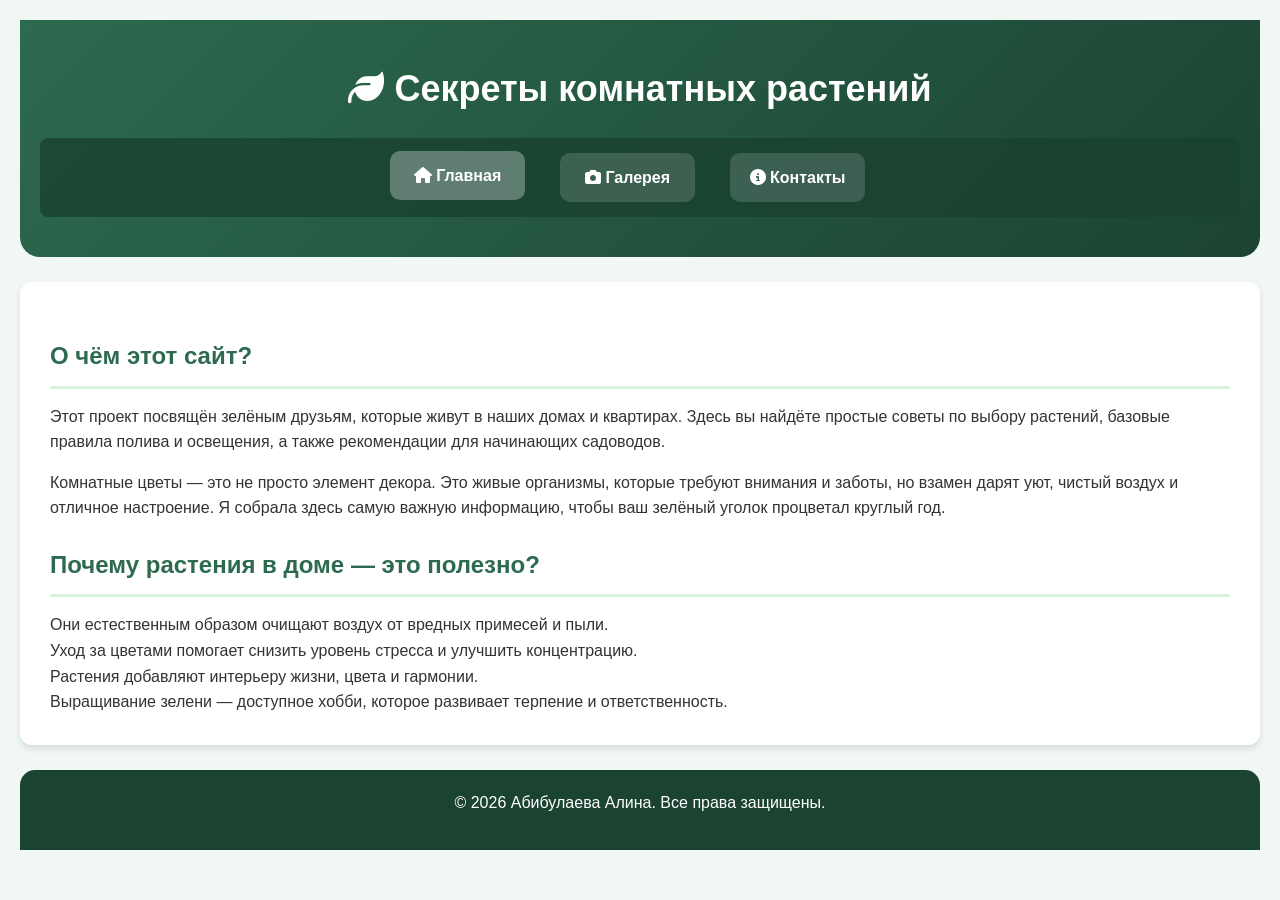
<file: IP_AbibulaevaAlina_1ИП-1/index.html>
<!doctype html>
<html lang="ru">
  <head>
    <meta charset="UTF-8" />
    <meta name="viewport" content="width=device-width, initial-scale=1.0" />
    <title>Секреты комнатных растений</title>
    <link rel="stylesheet" href="style.css" />
    <link
      rel="stylesheet"
      href="https://cdnjs.cloudflare.com/ajax/libs/font-awesome/6.4.0/css/all.min.css"
    />
  </head>
  <body>
    <header class="gallery-header">
      <h1><i class="fas fa-leaf"></i> Секреты комнатных растений</h1>
      <nav class="main-nav">
        <ul class="nav-grid">
          <li><a href="index.html" class="nav-link active"><i class="fas fa-home"></i> Главная</a></li>
          <li><a href="gallery.html" class="nav-link"><i class="fas fa-camera"></i> Галерея</a></li>
          <li><a href="contacts.html" class="nav-link"><i class="fas fa-info-circle"></i> Контакты</a></li>
        </ul>
      </nav>
    </header>
    <main>
      <section>
        <h2>О чём этот сайт?</h2>
        <p>
          Этот проект посвящён зелёным друзьям, которые живут в наших домах и
          квартирах. Здесь вы найдёте простые советы по выбору растений, базовые
          правила полива и освещения, а также рекомендации для начинающих
          садоводов.
        </p>
        <p>
          Комнатные цветы — это не просто элемент декора. Это живые организмы,
          которые требуют внимания и заботы, но взамен дарят уют, чистый воздух
          и отличное настроение. Я собрала здесь самую важную информацию, чтобы
          ваш зелёный уголок процветал круглый год.
        </p>
        <h2>Почему растения в доме — это полезно?</h2>
        <ul>
          <li>
            Они естественным образом очищают воздух от вредных примесей и пыли.
          </li>
          <li>
            Уход за цветами помогает снизить уровень стресса и улучшить
            концентрацию.
          </li>
          <li>Растения добавляют интерьеру жизни, цвета и гармонии.</li>
          <li>
            Выращивание зелени — доступное хобби, которое развивает терпение и
            ответственность.
          </li>
        </ul>
      </section>
    </main>
    <footer>
        <p>&copy; <span id="current-year">2026</span> Абибулаева Алина. Все права защищены.</p>
    </footer>
  </body>
</html>
</file>
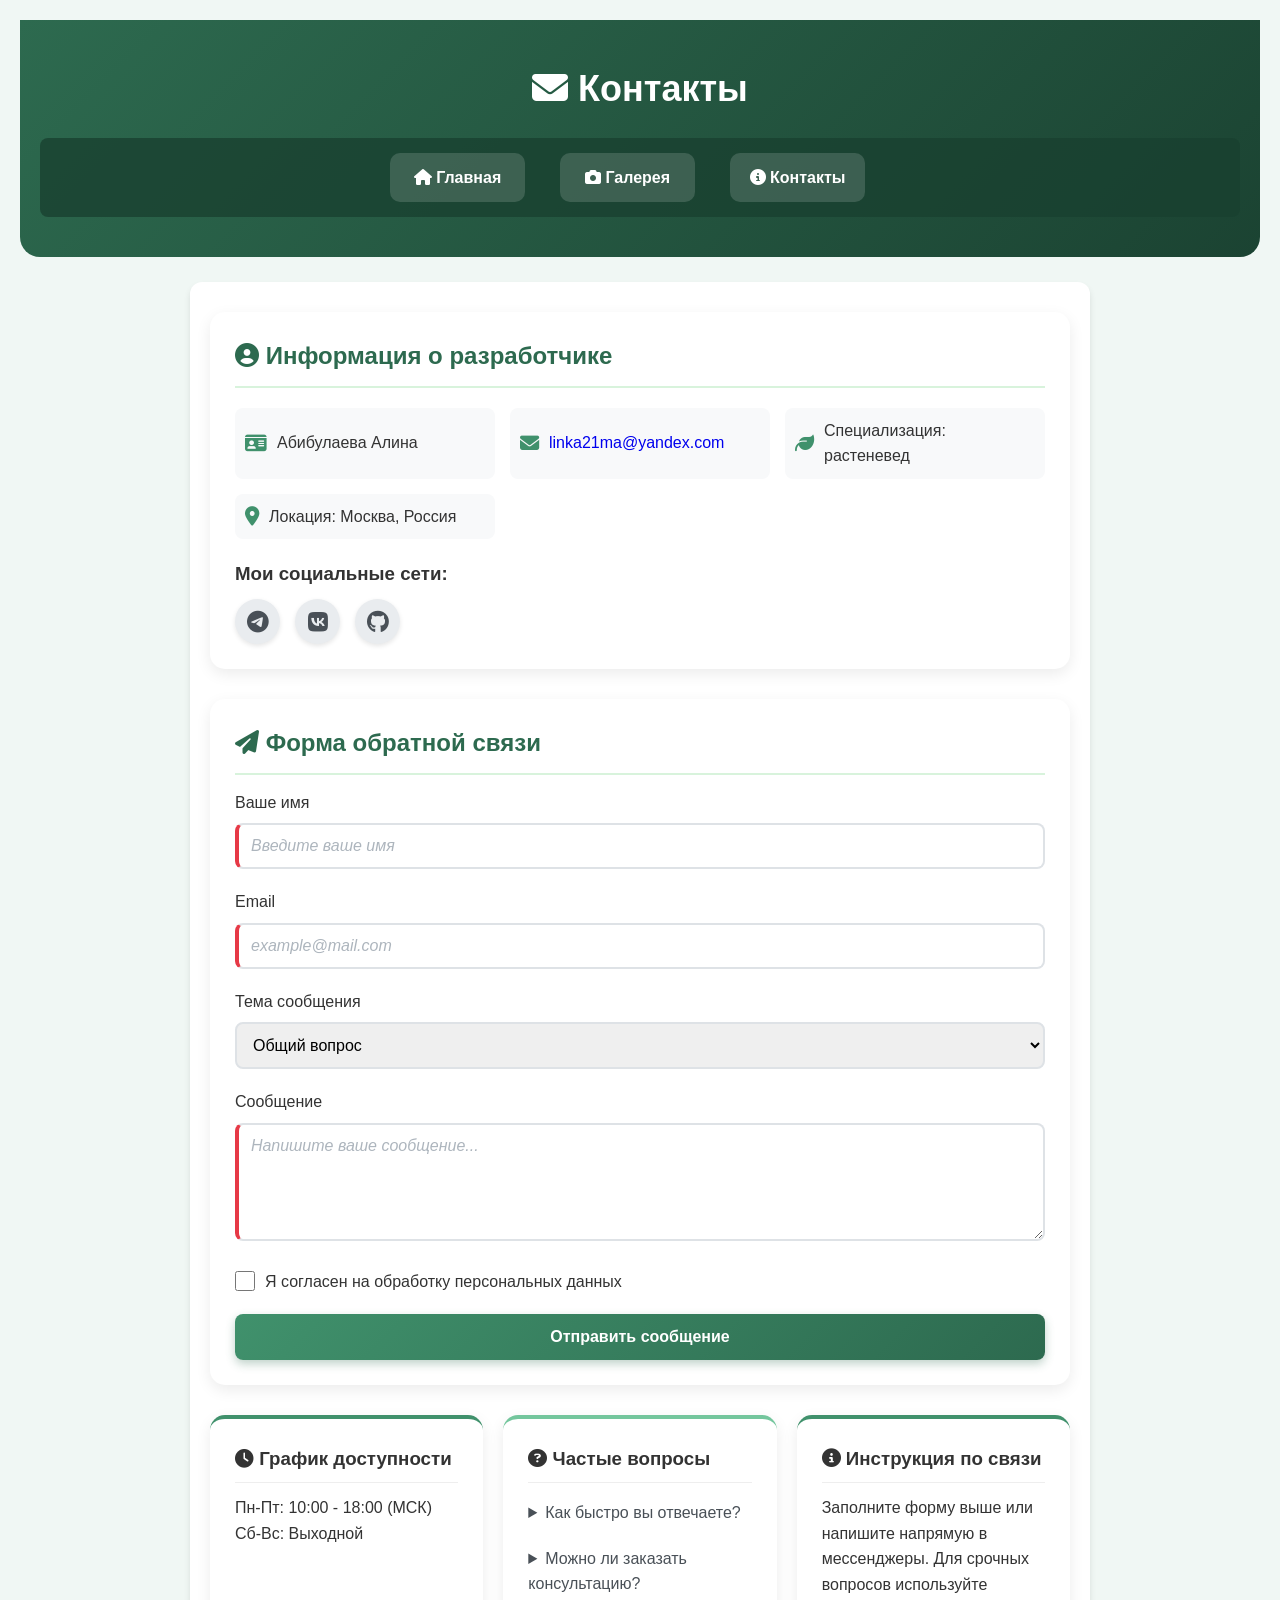
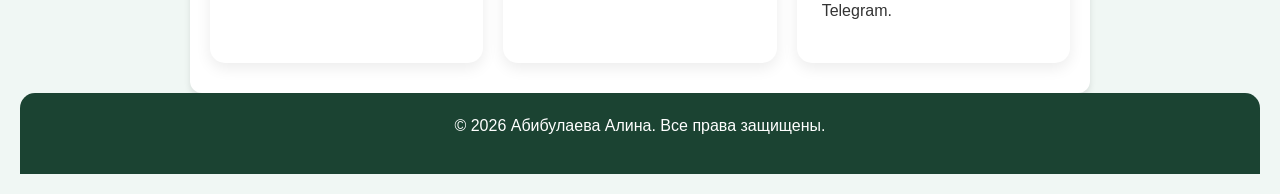
<file: IP_AbibulaevaAlina_1ИП-1/contacts.html>
<!DOCTYPE html>
<html lang="ru">
<head>
    <meta charset="UTF-8">
    <meta name="viewport" content="width=device-width, initial-scale=1.0">
    <title>Контакты - Секреты комнатных растений</title>
    <link rel="stylesheet" href="style.css">
    <link rel="stylesheet" href="https://cdnjs.cloudflare.com/ajax/libs/font-awesome/6.4.0/css/all.min.css">
</head>
<body>
    <header class="gallery-header">
        <h1><i class="fas fa-envelope"></i> Контакты</h1>
        <nav class="main-nav">
            <ul class="nav-grid">
                <li><a href="index.html" class="nav-link"><i class="fas fa-home"></i> Главная</a></li>
                <li><a href="gallery.html" class="nav-link"><i class="fas fa-camera"></i> Галерея</a></li>
                <li><a href="contacts.html" class="nav-link"><i class="fas fa-info-circle"></i> Контакты</a></li>
            </ul>
        </nav>
    </header>

    <main class="contacts-container">
        <section class="info-card">
            <h2><i class="fas fa-user-circle"></i> Информация о разработчике</h2>
            <div class="card-grid">
                <div class="info-item"><i class="fas fa-id-card"></i><span>Абибулаева Алина</span></div>
                <div class="info-item"><i class="fas fa-envelope"></i><span><a href="mailto:linka21ma@yandex.com">linka21ma@yandex.com</a></span></div>
                <div class="info-item"><i class="fas fa-leaf"></i><span>Специализация: растеневед</span></div>
                <div class="info-item"><i class="fas fa-map-marker-alt"></i><span>Локация: Москва, Россия</span></div>
            </div>
            <div class="social-links">
                <h3>Мои социальные сети:</h3>
                <div class="social-icons">
                    <a href="#" class="social-btn" aria-label="Telegram"><i class="fab fa-telegram"></i></a>
                    <a href="#" class="social-btn" aria-label="VK"><i class="fab fa-vk"></i></a>
                    <a href="#" class="social-btn" aria-label="GitHub"><i class="fab fa-github"></i></a>
                </div>
            </div>
        </section>

        <section class="feedback-form">
            <h2><i class="fas fa-paper-plane"></i> Форма обратной связи</h2>
            <form id="contactForm" action="#" method="POST">
                <div class="form-group">
                    <label for="name">Ваше имя</label>
                    <input type="text" id="name" name="name" required placeholder="Введите ваше имя">
                </div>
                <div class="form-group">
                    <label for="email">Email</label>
                    <input type="email" id="email" name="email" required placeholder="example@mail.com">
                </div>
                <div class="form-group">
                    <label for="subject">Тема сообщения</label>
                    <select id="subject" name="subject">
                        <option value="general">Общий вопрос</option>
                        <option value="collab">Сотрудничество</option>
                        <option value="bug">Сообщить об ошибке</option>
                        <option value="other">Другое</option>
                    </select>
                </div>
                <div class="form-group">
                    <label for="message">Сообщение</label>
                    <textarea id="message" name="message" rows="5" required placeholder="Напишите ваше сообщение..."></textarea>
                </div>
                <div class="form-group checkbox-group">
                    <input type="checkbox" id="consent" name="consent" required>
                    <label for="consent">Я согласен на обработку персональных данных</label>
                </div>
                <button type="submit" class="submit-btn">Отправить сообщение</button>
            </form>
        </section>

        <aside class="extra-info">
            <div class="info-block schedule">
                <h3><i class="fas fa-clock"></i> График доступности</h3>
                <p>Пн-Пт: 10:00 - 18:00 (МСК)<br>Сб-Вс: Выходной</p>
            </div>
            <div class="info-block faq">
                <h3><i class="fas fa-question-circle"></i> Частые вопросы</h3>
                <details>
                    <summary>Как быстро вы отвечаете?</summary>
                    <p>Обычно в течение 24 часов.</p>
                </details>
                <details>
                    <summary>Можно ли заказать консультацию?</summary>
                    <p>Да, напишите в Telegram для обсуждения деталей.</p>
                </details>
            </div>
            <div class="info-block instructions">
                <h3><i class="fas fa-info-circle"></i> Инструкция по связи</h3>
                <p>Заполните форму выше или напишите напрямую в мессенджеры. Для срочных вопросов используйте Telegram.</p>
            </div>
        </aside>
    </main>

    <footer>
        <div class="footer-content">
            <p>&copy; <span id="current-year">2026</span> Абибулаева Алина. Все права защищены.</p>
        </div>
    </footer>
    <script src="script.js"></script>
</body>
</html>
</file>
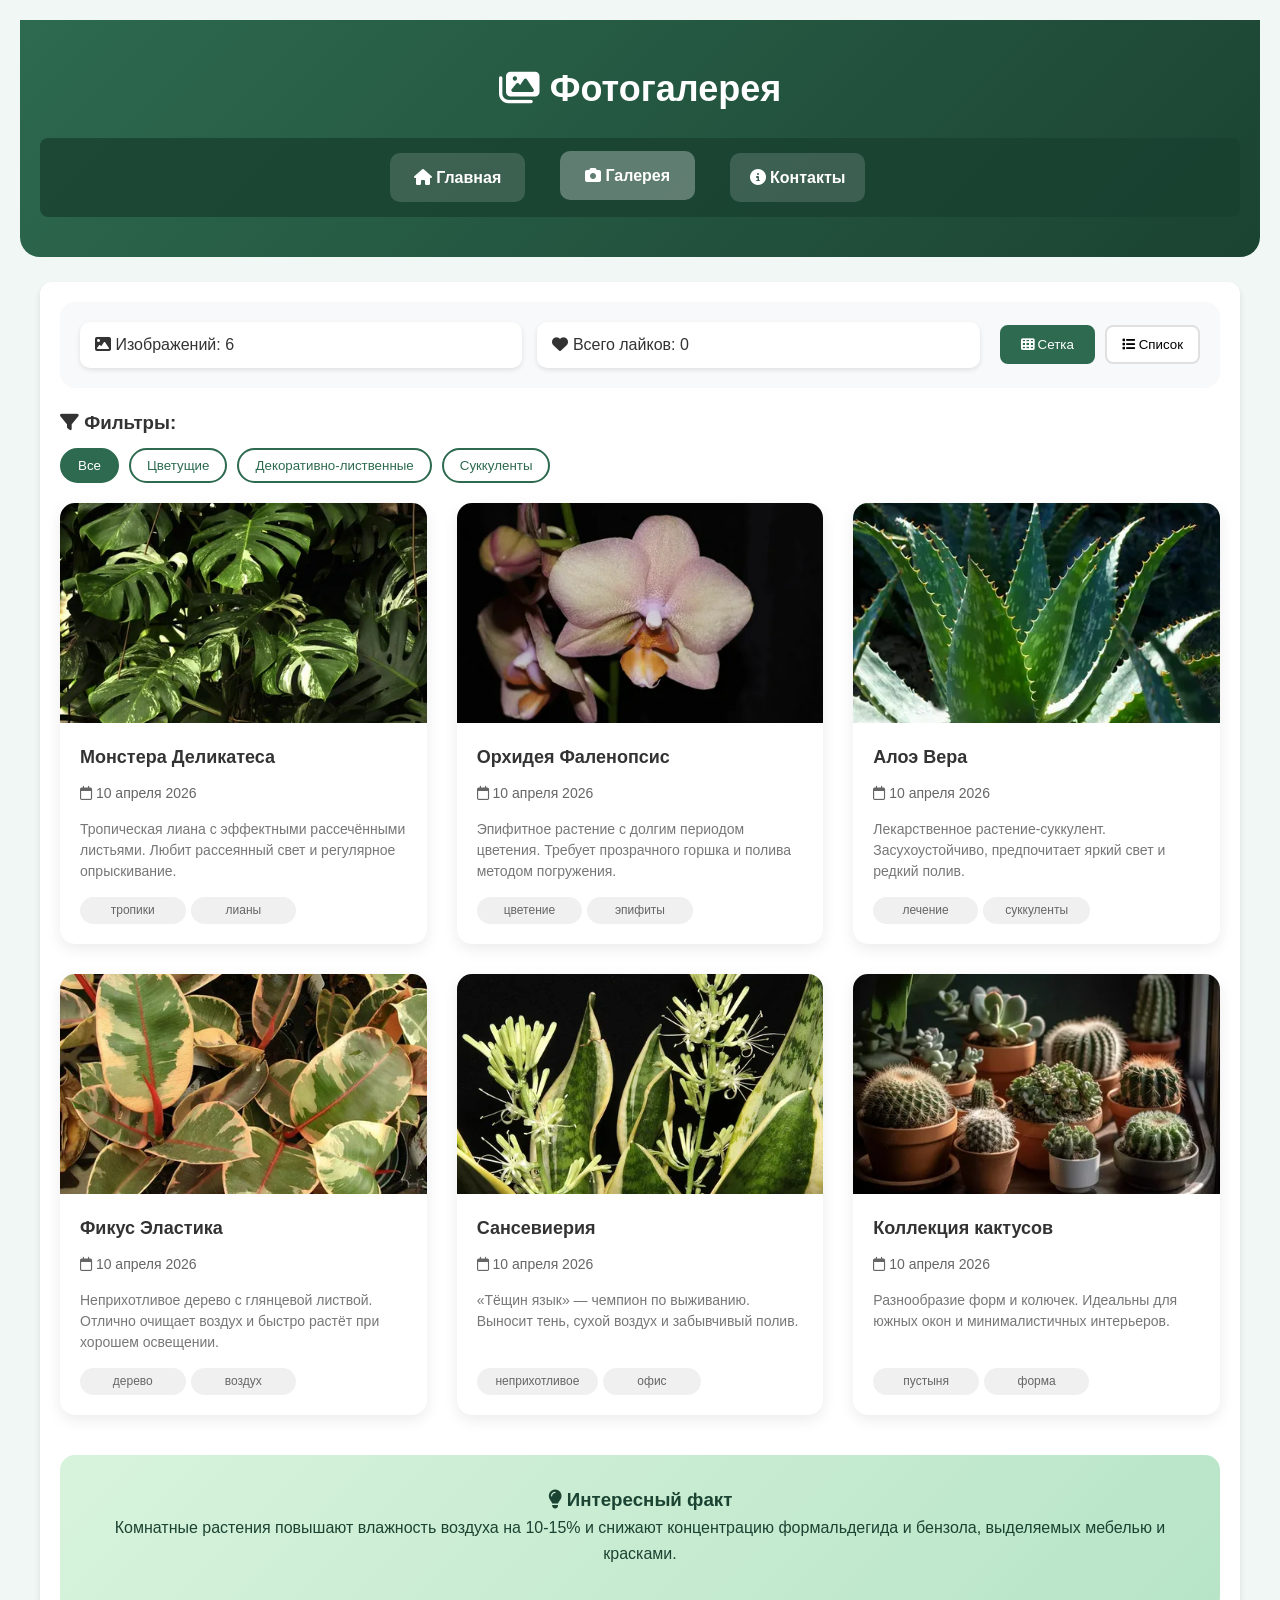
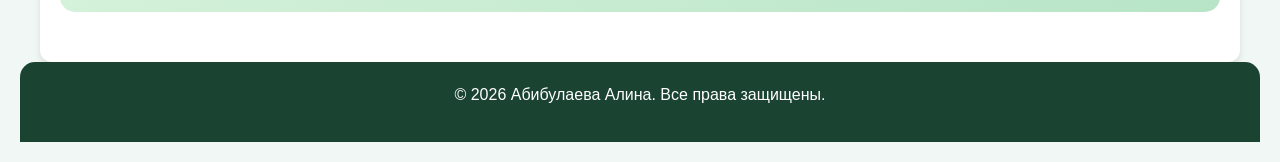
<file: IP_AbibulaevaAlina_1ИП-1/gallery.html>
<!DOCTYPE html>
<html lang="ru">
<head>
    <meta charset="UTF-8">
    <meta name="viewport" content="width=device-width, initial-scale=1.0">
    <title>Галерея - Секреты комнатных растений</title>
    <link rel="stylesheet" href="style.css">
    <link rel="stylesheet" href="https://cdnjs.cloudflare.com/ajax/libs/font-awesome/6.4.0/css/all.min.css">
</head>
<body>
    <header class="gallery-header">
        <h1><i class="fas fa-images"></i> Фотогалерея</h1>
        <nav class="main-nav">
            <ul class="nav-grid">
                <li><a href="index.html" class="nav-link"><i class="fas fa-home"></i> Главная</a></li>
                <li><a href="gallery.html" class="nav-link active"><i class="fas fa-camera"></i> Галерея</a></li>
               <li><a href="contacts.html" class="nav-link"><i class="fas fa-info-circle"></i> Контакты</a></li>
            </ul>
        </nav>
    </header>

    <main class="gallery-container">
        <div class="controls-panel">
            <div class="stats">
                <span class="stat-item">
                    <i class="fas fa-image"></i>
                    Изображений: <span id="image-counter">0</span>
                </span>
                <span class="stat-item">
                    <i class="fas fa-heart"></i>
                    Всего лайков: <span id="total-likes">0</span>
                </span>
            </div>
            <div class="view-controls">
                <button id="grid-view" class="view-btn active"><i class="fas fa-th"></i> Сетка</button>
                <button id="list-view" class="view-btn"><i class="fas fa-list"></i> Список</button>
            </div>
        </div>

        <div class="filters">
            <h3><i class="fas fa-filter"></i> Фильтры:</h3>
            <div class="filter-buttons">
                <button class="filter-btn active" data-filter="all">Все</button>
                <button class="filter-btn" data-filter="flowering">Цветущие</button>
                <button class="filter-btn" data-filter="foliage">Декоративно-лиственные</button>
                <button class="filter-btn" data-filter="succulents">Суккуленты</button>
            </div>
        </div>

        <!-- ГАЛЕРЕЯ С ИСПОЛЬЗОВАНИЕМ CSS GRID -->
        <div class="gallery-grid" id="image-gallery">
            <!-- Карточка 1 -->
            <article class="image-card" data-category="foliage">
                <div class="card-image">
                    <img src="images/monstera.jpg" 
                    alt="Монстера деликатеса с крупными резными листьями" 
                    class="gallery-img" 
                    loading="lazy">
                    <div class="image-overlay">
                        <button class="like-btn" data-id="1"><i class="far fa-heart"></i></button>
                    </div>
                </div>
                <div class="card-content">
                    <h3 class="image-title">Монстера Деликатеса</h3>
                    <p class="image-date"><i class="far fa-calendar"></i> 10 апреля 2026</p>
                    <p class="image-description">Тропическая лиана с эффектными рассечёнными листьями. Любит рассеянный свет и регулярное опрыскивание.</p>
                    <div class="image-tags"><span class="tag">тропики</span><span class="tag">лианы</span></div>
                </div>
            </article>

            <!-- Карточка 2 -->
            <article class="image-card" data-category="flowering">
                <div class="card-image">
                    <img src="images/orchid.jpg" 
                    alt="Белая орхидея фаленопсис в керамическом горшке" 
                    class="gallery-img" 
                    loading="lazy">
                    <div class="image-overlay">
                        <button class="like-btn" data-id="2"><i class="far fa-heart"></i></button>
                    </div>
                </div>
                <div class="card-content">
                    <h3 class="image-title">Орхидея Фаленопсис</h3>
                    <p class="image-date"><i class="far fa-calendar"></i> 10 апреля 2026</p>
                    <p class="image-description">Эпифитное растение с долгим периодом цветения. Требует прозрачного горшка и полива методом погружения.</p>
                    <div class="image-tags"><span class="tag">цветение</span><span class="tag">эпифиты</span></div>
                </div>
            </article>

            <!-- Карточка 3 -->
            <article class="image-card" data-category="succulents">
                <div class="card-image">
                    <img src="images/aloe.jpg" 
                    alt="Алоэ вера с мясистыми зелёными листьями" 
                    class="gallery-img" 
                    loading="lazy">
                    <div class="image-overlay">
                        <button class="like-btn" data-id="3"><i class="far fa-heart"></i></button>
                    </div>
                </div>
                <div class="card-content">
                    <h3 class="image-title">Алоэ Вера</h3>
                    <p class="image-date"><i class="far fa-calendar"></i> 10 апреля 2026</p>
                    <p class="image-description">Лекарственное растение-суккулент. Засухоустойчиво, предпочитает яркий свет и редкий полив.</p>
                    <div class="image-tags"><span class="tag">лечение</span><span class="tag">суккуленты</span></div>
                </div>
            </article>

            <!-- Карточка 4 -->
            <article class="image-card" data-category="foliage">
                <div class="card-image">
                    <img src="images/ficus.jpg" 
                    alt="Фикус эластика с тёмно-зелёными кожистыми листьями" 
                    class="gallery-img" 
                    loading="lazy">
                    <div class="image-overlay">
                        <button class="like-btn" data-id="4"><i class="far fa-heart"></i></button>
                    </div>
                </div>
                <div class="card-content">
                    <h3 class="image-title">Фикус Эластика</h3>
                    <p class="image-date"><i class="far fa-calendar"></i> 10 апреля 2026</p>
                    <p class="image-description">Неприхотливое дерево с глянцевой листвой. Отлично очищает воздух и быстро растёт при хорошем освещении.</p>
                    <div class="image-tags"><span class="tag">дерево</span><span class="tag">воздух</span></div>
                </div>
            </article>

            <!-- Карточка 5 -->
            <article class="image-card" data-category="foliage">
                <div class="card-image">
                    <img src="images/sansevieria.jpg" 
                    alt="Сансевиерия с вертикальными полосатыми листьями" 
                    class="gallery-img" 
                    loading="lazy">
                    <div class="image-overlay">
                        <button class="like-btn" data-id="5"><i class="far fa-heart"></i></button>
                    </div>
                </div>
                <div class="card-content">
                    <h3 class="image-title">Сансевиерия</h3>
                    <p class="image-date"><i class="far fa-calendar"></i> 10 апреля 2026</p>
                    <p class="image-description">«Тёщин язык» — чемпион по выживанию. Выносит тень, сухой воздух и забывчивый полив.</p>
                    <div class="image-tags"><span class="tag">неприхотливое</span><span class="tag">офис</span></div>
                </div>
            </article>

            <!-- Карточка 6 -->
            <article class="image-card" data-category="succulents">
                <div class="card-image">
                    <img src="images/cactus.jpg" 
                    alt="Композиция из разных кактусов в керамических горшках" 
                    class="gallery-img" 
                    loading="lazy">
                    <div class="image-overlay">
                        <button class="like-btn" data-id="6"><i class="far fa-heart"></i></button>
                    </div>
                </div>
                <div class="card-content">
                    <h3 class="image-title">Коллекция кактусов</h3>
                    <p class="image-date"><i class="far fa-calendar"></i> 10 апреля 2026</p>
                    <p class="image-description">Разнообразие форм и колючек. Идеальны для южных окон и минималистичных интерьеров.</p>
                    <div class="image-tags"><span class="tag">пустыня</span><span class="tag">форма</span></div>
                </div>
            </article>
        </div>

        <aside class="gallery-info">
            <h3><i class="fas fa-lightbulb"></i> Интересный факт</h3>
            <p>Комнатные растения повышают влажность воздуха на 10-15% и снижают концентрацию формальдегида и бензола, выделяемых мебелью и красками.</p>
        </aside>
    </main>

    <footer>
        <div class="footer-content">
            <p>&copy; <span id="current-year">2026</span> Абибулаева Алина. Все права защищены.</p>
        </div>
    </footer>

    <!-- ПОДКЛЮЧЕНИЕ JAVASCRIPT -->
    <script src="script.js"></script>
</body>
</html>
</file>
<file: IP_AbibulaevaAlina_1ИП-1/style.css>
/* =========================================
   1. СБРОС СТИЛЕЙ И БАЗОВЫЕ НАСТРОЙКИ
   ========================================= */
*, *::before, *::after {
    margin: 0;
    padding: 0;
    box-sizing: border-box;
}

body {
    font-family: 'Segoe UI', Tahoma, Geneva, Verdana, sans-serif;
    background-color: #f0f7f4;
    color: #333;
    line-height: 1.6;
    padding: 20px;
}

/* =========================================
   2. ОБЩИЕ ЭЛЕМЕНТЫ И ТИПОГРАФИКА
   ========================================= */
h2 {
    color: #2d6a4f;
    margin: 25px 0 15px 0;
    padding-bottom: 10px;
    border-bottom: 3px solid #d8f3dc;
}

p { margin-bottom: 15px; }
ul { list-style: none; }
a { text-decoration: none; }

/* =========================================
   3. ШАПКА И НАВИГАЦИЯ
   ========================================= */
header {
    background-color: #2d6a4f;
    color: white;
    padding: 40px;
    text-align: center;
    border-radius: 15px;
    margin-bottom: 25px;
}

header h1 { font-size: 36px; margin-bottom: 15px; }

.gallery-header {
    background: linear-gradient(135deg, #2d6a4f 0%, #1b4332 100%);
    color: white;
    padding: 40px 20px;
    text-align: center;
    border-radius: 0 0 20px 20px;
}

nav {
    background-color: #194030c8;
    padding: 15px;
    border-radius: 8px;
    margin-top: 20px;
}

nav ul li { display: inline-block; margin-right: 25px; }

nav ul li a {
    color: white;
    font-weight: bold;
    padding: 8px 15px;
    border-radius: 5px;
    transition: all 0.3s ease;
}

nav ul li a:hover {
    background-color: white;
    color: #1b4332;
}

.nav-grid {
    display: grid;
    grid-template-columns: repeat(3, 1fr);
    gap: 10px;
    padding: 0;
    max-width: 500px;
    margin: 0 auto;
}

.nav-link {
    display: block;
    background: rgba(255, 255, 255, 0.15);
    color: white;
    padding: 12px;
    border-radius: 10px;
    transition: all 0.3s;
    text-align: center;
}

.nav-link:hover, .nav-link.active {
    background: rgba(255, 255, 255, 0.3);
    transform: translateY(-2px);
}

/* =========================================
   4. ОСНОВНОЙ КОНТЕНТ И ФУТЕР
   ========================================= */
main {
    background-color: white;
    padding: 30px;
    border-radius: 12px;
    box-shadow: 0 4px 6px rgba(0,0,0,0.1);
    margin-bottom: 25px;
}

footer {
    background: #1b4332;
    color: white;
    text-align: center;
    padding: 20px;
    border-radius: 15px 15px 0 0;
}

/* =========================================
   5. ПАНЕЛЬ УПРАВЛЕНИЯ ГАЛЕРЕЕЙ
   ========================================= */
.controls-panel {
    display: grid;
    grid-template-columns: 1fr auto;
    gap: 20px;
    align-items: center;
    background: #f8f9fa;
    padding: 20px;
    border-radius: 15px;
    margin-bottom: 20px;
}

.stats {
    display: grid;
    grid-template-columns: repeat(auto-fit, minmax(200px, 1fr));
    gap: 15px;
}

.stat-item {
    background: white;
    padding: 10px 15px;
    border-radius: 10px;
    box-shadow: 0 2px 5px rgba(0,0,0,0.1);
}

.view-controls {
    display: grid;
    grid-template-columns: repeat(2, 1fr);
    gap: 10px;
}

.view-btn {
    background: white;
    border: 2px solid #e0e0e0;
    padding: 10px 15px;
    border-radius: 8px;
    cursor: pointer;
    transition: all 0.3s;
}

.view-btn.active {
    background: #2d6a4f;
    color: white;
    border-color: #2d6a4f;
}

/* =========================================
   6. ФИЛЬТРЫ
   ========================================= */
.filters { margin-bottom: 20px; }
.filters h3 { margin-bottom: 10px; color: #333; }

.filter-buttons {
    display: flex;
    gap: 10px;
    flex-wrap: wrap;
}

.filter-btn {
    background: white;
    border: 2px solid #2d6a4f;
    padding: 8px 16px;
    border-radius: 20px;
    cursor: pointer;
    transition: all 0.3s;
    color: #2d6a4f;
    font-weight: 500;
}

.filter-btn.active, .filter-btn:hover {
    background: #2d6a4f;
    color: white;
}

/* =========================================
   7. СЕТКА ГАЛЕРЕИ И КАРТОЧКИ
   ========================================= */
.gallery-container { max-width: 1200px; margin: 0 auto; padding: 20px; }

.gallery-grid {
    display: grid;
    grid-template-columns: repeat(auto-fill, minmax(300px, 1fr));
    gap: 30px;
    margin-bottom: 40px;
}

.gallery-grid.list-view {
    grid-template-columns: 1fr;
    max-width: 800px;
    margin: 0 auto 40px;
}

.image-card {
    background: white;
    border-radius: 15px;
    overflow: hidden;
    box-shadow: 0 5px 15px rgba(0,0,0,0.08);
    transition: all 0.3s ease;
    display: flex;
    flex-direction: column;
    height: 100%;
    animation: fadeIn 0.5s ease forwards;
}

/* Пошаговая задержка анимации появления */
.image-card:nth-child(1) { animation-delay: 0.1s; }
.image-card:nth-child(2) { animation-delay: 0.2s; }
.image-card:nth-child(3) { animation-delay: 0.3s; }
.image-card:nth-child(4) { animation-delay: 0.4s; }
.image-card:nth-child(5) { animation-delay: 0.5s; }
.image-card:nth-child(6) { animation-delay: 0.6s; }

.image-card:hover {
    transform: translateY(-10px);
    box-shadow: 0 15px 30px rgba(0,0,0,0.15);
}

.card-image {
    position: relative;
    height: 220px;
    overflow: hidden;
}

.gallery-img {
    width: 100%;
    height: 100%;
    object-fit: cover;
    transition: transform 0.5s ease;
}

.image-card:hover .gallery-img { transform: scale(1.05); }

.image-overlay {
    position: absolute;
    top: 10px;
    right: 10px;
    display: grid;
    grid-template-columns: repeat(2, auto);
    gap: 10px;
    opacity: 0;
    transition: opacity 0.3s;
}

.image-card:hover .image-overlay { opacity: 1; }

.like-btn {
    background: rgba(255, 255, 255, 0.9);
    border: none;
    width: 40px;
    height: 40px;
    border-radius: 50%;
    cursor: pointer;
    display: grid;
    place-items: center;
    font-size: 16px;
    transition: all 0.3s;
    box-shadow: 0 2px 5px rgba(0,0,0,0.2);
}

.like-btn:hover, .like-btn.liked {
    background: #ff6b8b;
    color: white;
}

.card-content {
    padding: 20px;
    flex-grow: 1;
    display: flex;
    flex-direction: column;
}

.image-title { margin: 0 0 10px 0; color: #333; font-size: 18px; }
.image-date { color: #666; font-size: 14px; margin-bottom: 15px; }
.image-description { color: #777; font-size: 14px; line-height: 1.5; margin-bottom: 15px; flex-grow: 1; }

.image-tags {
    display: grid;
    grid-template-columns: repeat(auto-fill, minmax(80px, auto));
    gap: 5px;
}

.tag {
    background: #f0f0f0;
    color: #666;
    padding: 4px 10px;
    border-radius: 15px;
    font-size: 12px;
    text-align: center;
}

.gallery-info {
    background: linear-gradient(135deg, #d8f3dc 0%, #b7e4c7 100%);
    color: #1b4332;
    padding: 30px;
    border-radius: 15px;
    text-align: center;
    margin-bottom: 30px;
}

.hidden { display: none !important; }

/* =========================================
   8. СТРАНИЦА КОНТАКТОВ
   ========================================= */
.contacts-container {
    max-width: 900px;
    margin: 0 auto;
    padding: 30px 20px;
    display: grid;
    grid-template-columns: 1fr;
    gap: 30px;
}

.info-card, .feedback-form, .info-block {
    background: white;
    padding: 25px;
    border-radius: 15px;
    box-shadow: 0 5px 15px rgba(0,0,0,0.08);
    overflow: hidden;
}

.info-card h2, .feedback-form h2 {
    margin-top: 0;
    color: #2d6a4f;
    border-bottom: 2px solid #d8f3dc;
    padding-bottom: 10px;
}

.card-grid {
    display: grid;
    grid-template-columns: repeat(auto-fit, minmax(250px, 1fr));
    gap: 15px;
    margin: 20px 0;
}

.info-item {
    display: flex;
    align-items: center;
    gap: 10px;
    padding: 10px;
    background: #f8f9fa;
    border-radius: 8px;
}

.info-item i { color: #40916c; font-size: 1.2em; }

.social-links h3 { margin: 20px 0 10px; }

.social-icons {
    display: flex;
    gap: 15px;
    flex-wrap: wrap;
}

.social-btn {
    display: flex;
    align-items: center;
    justify-content: center;
    width: 45px;
    height: 45px;
    background: #e9ecef;
    border-radius: 50%;
    color: #495057;
    font-size: 1.4em;
    transition: all 0.3s;
    box-shadow: 0 2px 5px rgba(0,0,0,0.1);
}

.social-btn:hover {
    background: #40916c;
    color: white;
    transform: translateY(-3px);
    box-shadow: 0 4px 10px rgba(64, 145, 108, 0.3);
}

/* =========================================
   9. ФОРМА И ЭЛЕМЕНТЫ ВВОДА
   ========================================= */
.form-group { margin-bottom: 20px; }
.form-group label {
    display: block;
    margin-bottom: 8px;
    font-weight: 500;
    color: #333;
}

input[type="text"],
input[type="email"],
select,
textarea {
    width: 100%;
    padding: 12px;
    border: 2px solid #dee2e6;
    border-radius: 8px;
    font-size: 16px;
    transition: border-color 0.3s, box-shadow 0.3s;
    font-family: inherit;
}

textarea { resize: vertical; }

input:focus, select:focus, textarea:focus {
    outline: none;
    border-color: #40916c;
    box-shadow: 0 0 0 3px rgba(64, 145, 108, 0.2);
}

input:required, textarea:required { border-left: 4px solid #40916c; }
input:required:invalid, textarea:required:invalid { border-left-color: #e63946; }

::placeholder { color: #adb5bd; font-style: italic; }
::selection { background: #40916c; color: white; }

.checkbox-group {
    display: flex;
    align-items: center;
    gap: 10px;
    margin-bottom: 20px;
}

.checkbox-group label { margin-bottom: 0; cursor: pointer; font-weight: 500; }
.checkbox-group input[type="checkbox"] {
    width: 20px; height: 20px; margin: 0;
    accent-color: #40916c; cursor: pointer;
}
input[type="checkbox"]:checked + label { color: #2d6a4f; font-weight: 600; }

.submit-btn {
    width: 100%;
    padding: 14px;
    background: linear-gradient(135deg, #40916c 0%, #2d6a4f 100%);
    color: white;
    border: none;
    border-radius: 8px;
    font-size: 16px;
    font-weight: bold;
    cursor: pointer;
    transition: transform 0.2s, box-shadow 0.2s;
    box-shadow: 0 4px 10px rgba(45, 106, 79, 0.3);
}

.submit-btn:hover { transform: translateY(-2px); box-shadow: 0 6px 15px rgba(45, 106, 79, 0.4); }
.submit-btn:active { transform: translateY(0); }

/* =========================================
   10. ДОПОЛНИТЕЛЬНЫЕ БЛОКИ И FAQ
   ========================================= */
.extra-info {
    display: grid;
    grid-template-columns: repeat(auto-fit, minmax(250px, 1fr));
    gap: 20px;
}

.info-block h3 {
    margin-top: 0; color: #333;
    border-bottom: 1px solid #eee;
    padding-bottom: 8px; margin-bottom: 12px;
}

.info-block:nth-child(odd) { border-top: 4px solid #40916c; }
.info-block:nth-child(even) { border-top: 4px solid #74c69d; }

details { margin-bottom: 10px; cursor: pointer; }
summary { font-weight: 500; color: #495057; padding: 5px 0; transition: color 0.3s; }
summary:hover { color: #40916c; }
details[open] summary { color: #2d6a4f; font-weight: 600; }
details p { margin: 8px 0 0; padding-left: 15px; color: #666; }

/* =========================================
   11. АНИМАЦИИ
   ========================================= */
@keyframes fadeIn {
    from { opacity: 0; transform: translateY(20px); }
    to { opacity: 1; transform: translateY(0); }
}

/* =========================================
   12. АДАПТИВНОСТЬ
   ========================================= */

@media (max-width: 768px) {
    header { padding: 30px 20px; }
    header h1 { font-size: clamp(26px, 5vw, 32px); }

    .controls-panel {
        grid-template-columns: 1fr;
        text-align: center;
        gap: 15px;
    }

    .view-controls { justify-content: center; }

    .nav-grid {
        grid-template-columns: 1fr;
        max-width: 320px;
        margin: 0 auto;
    }

    .gallery-grid {
        grid-template-columns: repeat(auto-fill, minmax(260px, 1fr));
        gap: 20px;
    }

    .contacts-container, .extra-info {
        grid-template-columns: 1fr;
    }

    .social-icons { justify-content: center; }
}

@media (max-width: 480px) {
    body { padding: 10px; }

    main, .info-card, .feedback-form, .info-block {
        padding: 20px 15px;
        border-radius: 12px;
    }

    input[type="text"],
    input[type="email"],
    select,
    textarea { font-size: 16px; }

    .form-group label { font-size: 15px; }

    .card-image { height: 200px; }

    .filter-buttons { justify-content: center; }

    .like-btn { width: 38px; height: 38px; }

    .nav-link, .filter-btn, .submit-btn {
        min-height: 44px;
        display: flex;
        align-items: center;
        justify-content: center;
    }
}

@media (max-width: 360px) {
    header { padding: 25px 15px; }
    header h1 { font-size: 22px; }

    .gallery-grid { grid-template-columns: 1fr; }

    .nav-link { padding: 12px; }

    .submit-btn { font-size: 15px; padding: 14px; }
}
</file>
